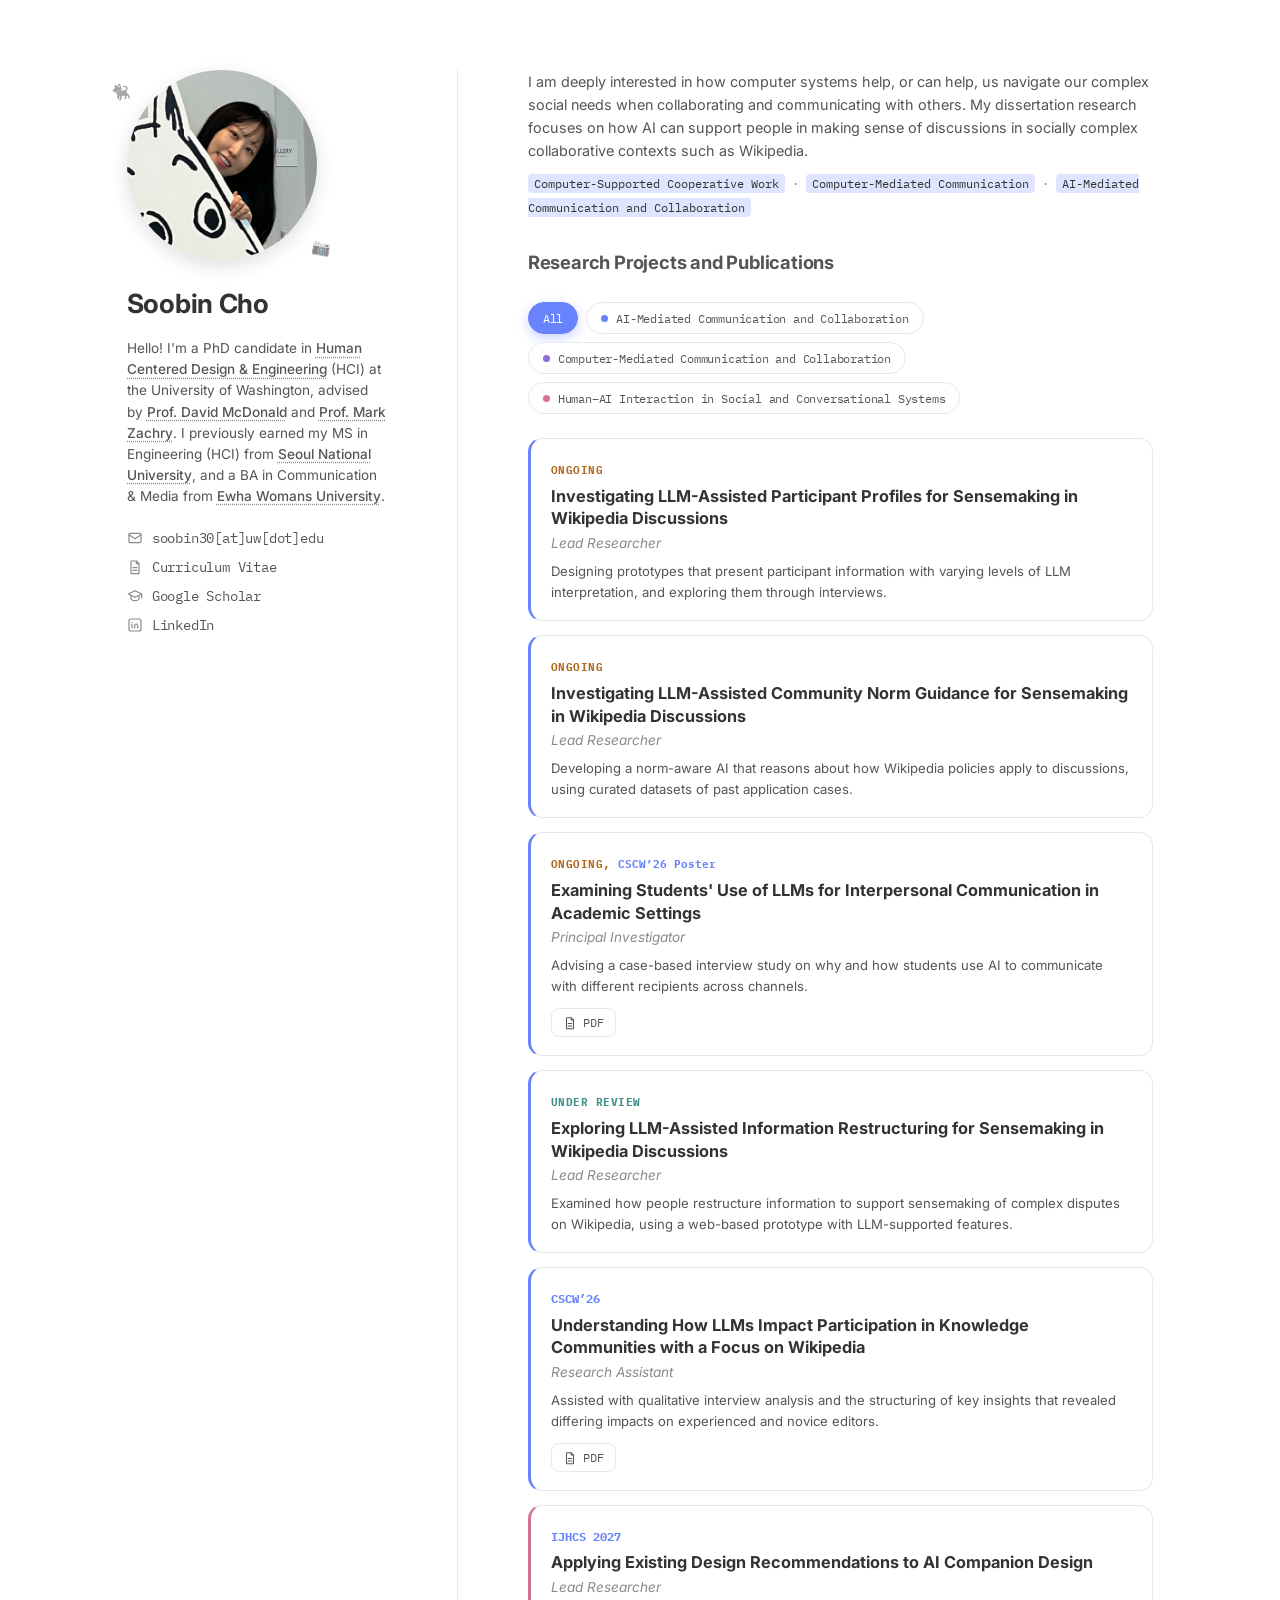
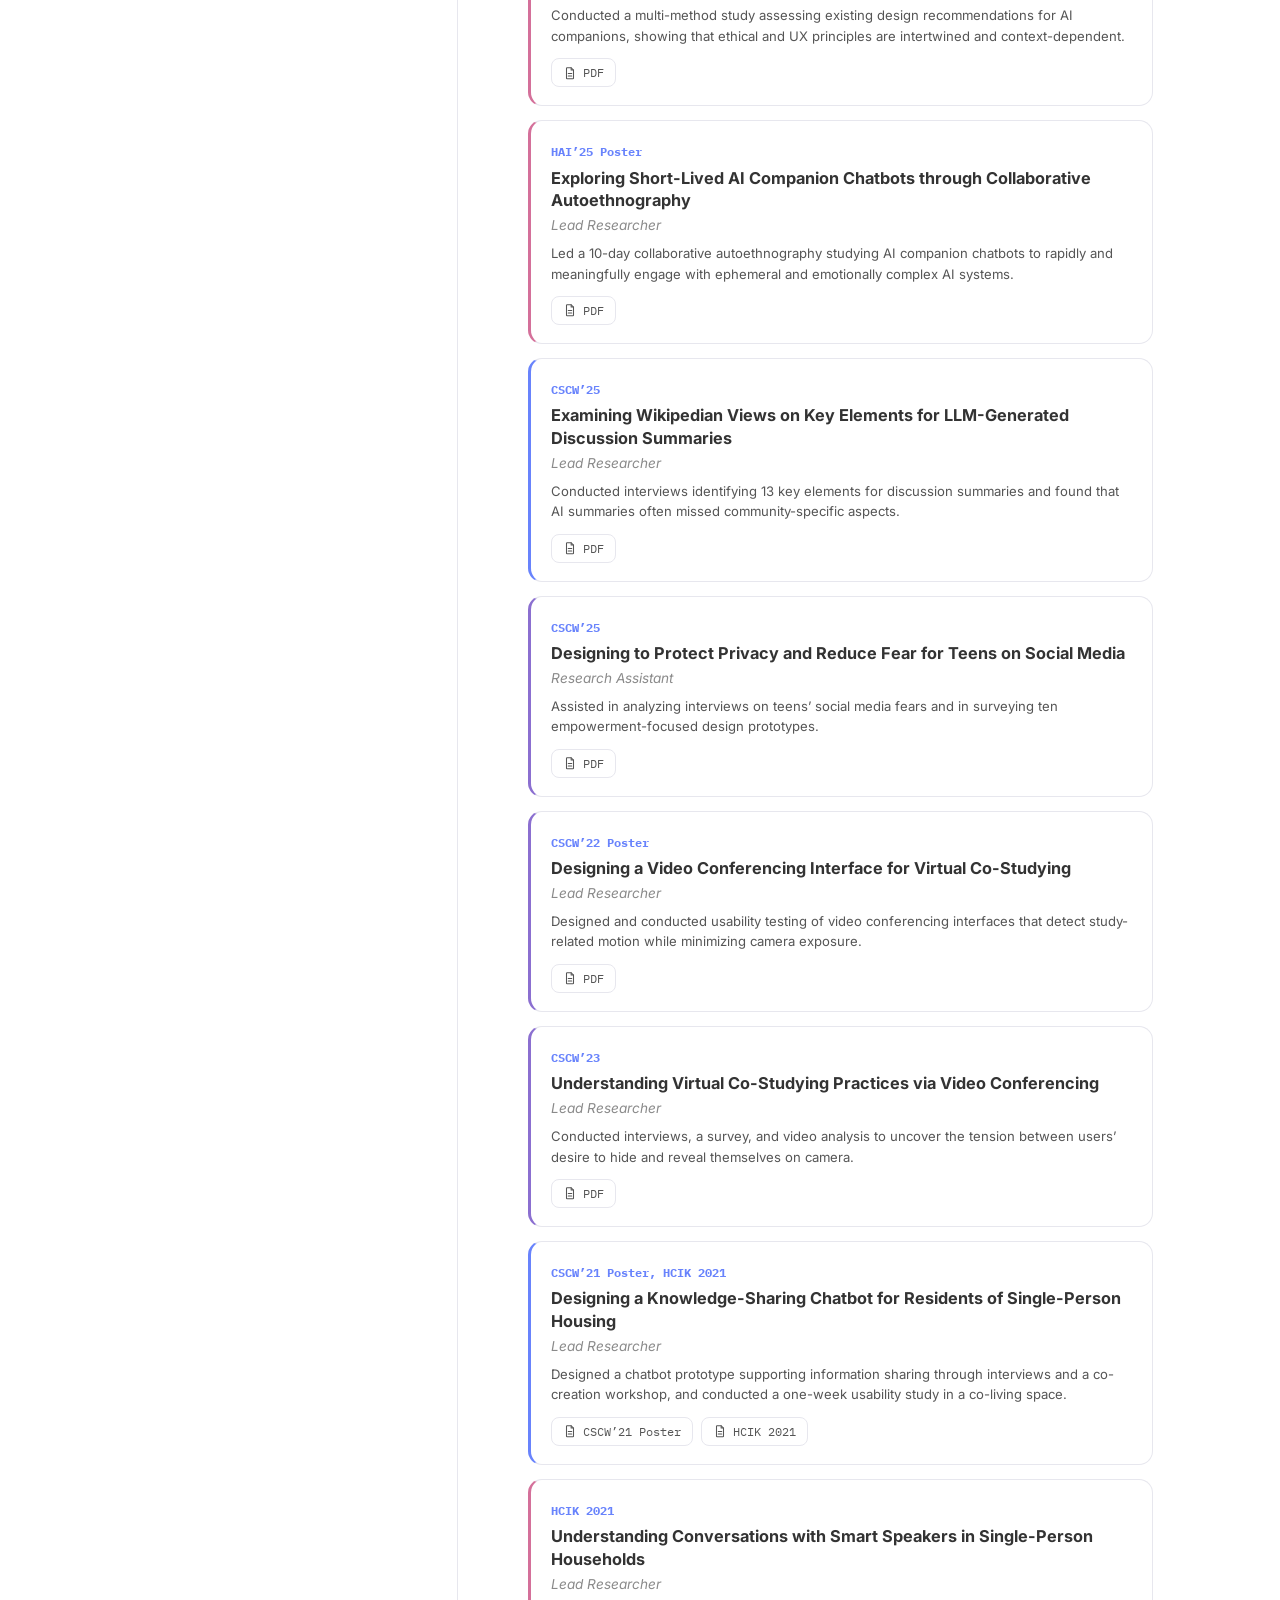
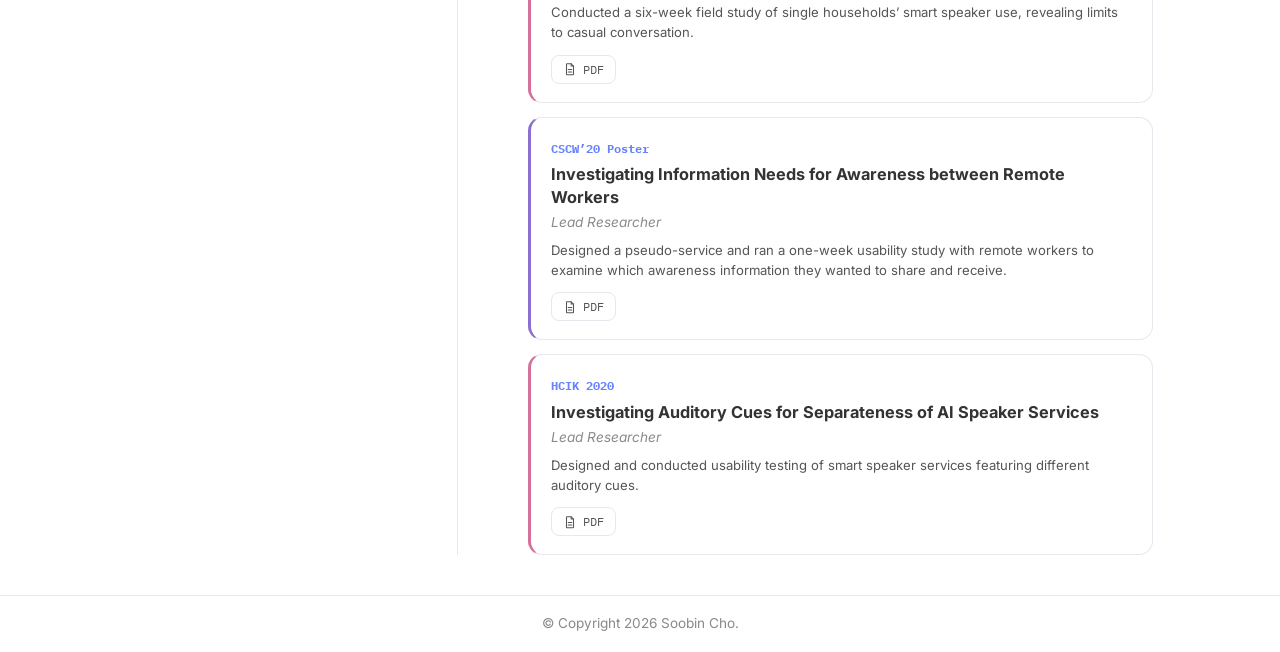
<file: index.html>
<!DOCTYPE html>

<html lang="en">

<head>
    <meta http-equiv="Content-Type" content="text/html; charset=UTF-8">
    <meta name="viewport" content="width=device-width, initial-scale=1.0">
    <link rel="shortcut icon" href="data:image/svg+xml,<svg xmlns=%22http://www.w3.org/2000/svg%22 viewBox=%220 0 32 32%22><text y=%2228%22 font-size=%2224%22>🐈‍⬛</text></svg>">
    <link href="https://fonts.googleapis.com/css2?family=IBM+Plex+Mono:wght@400;500;700&family=Inter:wght@400;500;600;700;800&display=swap" rel="stylesheet">

    <!-- Google tag (gtag.js) -->
    <script async src="https://www.googletagmanager.com/gtag/js?id=G-E93E698XH8"></script>
    <script>
        window.dataLayer = window.dataLayer || [];
        function gtag(){dataLayer.push(arguments);}
        gtag('js', new Date());

        gtag('config', 'G-E93E698XH8');
    </script>

    <title>Soobin Cho</title>
    <link rel="stylesheet" href="style.css">
    <script src="script.js" defer></script>
</head>
<body>

<div class="page">

    <!-- Sidebar -->
    <aside class="sidebar">
        <div class="avatar-wrap">
            <img src="img/prof_pic.jpg" alt="Soobin Cho" class="avatar">
            <a class="deco-icon deco-cat" href="https://www.instagram.com/chaos.gato?igsh=dWFub2l0azJ3Z2lh&utm_source=qr" target="_blank" title="Instagram">🐈‍⬛</a>
            <a class="deco-icon deco-camera" href="photography/index.html" target="_blank" title="Photography">📷</a>
        </div>

        <h1 class="name">Soobin Cho</h1>

        <div class="bio">
            <p>Hello! I'm a PhD candidate in <a href="https://www.hcde.washington.edu/" target="_blank">Human Centered Design &amp; Engineering</a> (HCI) at the University of Washington,
                advised by <a href="https://www.hcde.washington.edu/mcdonald" target="_blank">Prof. David McDonald</a> and <a href="https://www.hcde.washington.edu/zachry" target="_blank">Prof. Mark Zachry</a>.
                I previously earned my MS in Engineering (HCI) from <a href="https://en.snu.ac.kr/" target="_blank">Seoul National University</a>, and a BA in Communication &amp; Media from <a href="https://www.ewha.ac.kr/ewhaen/index.do" target="_blank">Ewha Womans University</a>.</p>
        </div>

        <div class="contact-list">
            <span class="contact-item is-static">
                <svg viewBox="0 0 24 24" fill="none" stroke="currentColor" stroke-width="1.8" stroke-linecap="round" stroke-linejoin="round"><rect x="3" y="5" width="18" height="14" rx="2"/><path d="M3 7l9 6 9-6"/></svg>
                soobin30[at]uw[dot]edu
            </span>
            <a class="contact-item" href="pdf/CV.pdf" target="_blank">
                <svg viewBox="0 0 24 24" fill="none" stroke="currentColor" stroke-width="1.8" stroke-linecap="round" stroke-linejoin="round"><path d="M7 3h7l4 4v14a1 1 0 0 1-1 1H7a1 1 0 0 1-1-1V4a1 1 0 0 1 1-1z"/><path d="M14 3v4h4"/><path d="M9 13h6M9 17h6"/></svg>
                Curriculum Vitae
            </a>
            <a class="contact-item" href="https://scholar.google.com/citations?user=BD8yCNwAAAAJ&hl=en&oi=ao" target="_blank">
                <svg viewBox="0 0 24 24" fill="none" stroke="currentColor" stroke-width="1.8" stroke-linecap="round" stroke-linejoin="round"><path d="M2 9l10-5 10 5-10 5-10-5z"/><path d="M6 11v5c0 1.5 3 3 6 3s6-1.5 6-3v-5"/><path d="M22 9v6"/></svg>
                Google Scholar
            </a>
            <a class="contact-item" href="https://www.linkedin.com/in/soobin-cho-2b8497296" target="_blank">
                <svg viewBox="0 0 24 24" fill="none" stroke="currentColor" stroke-width="1.8" stroke-linecap="round" stroke-linejoin="round"><rect x="3" y="3" width="18" height="18" rx="3"/><path d="M7.5 10.5v6M7.5 7.75v.01M11.5 16.5v-3.5c0-1.4 1-2.5 2.4-2.5s2.1 1 2.1 2.5v3.5"/></svg>
                LinkedIn
            </a>
        </div>
    </aside>

    <!-- Main content -->
    <main class="content">
        <p class="content-intro">I am deeply interested in how computer systems help, or can help, us navigate our complex social needs when collaborating and communicating with others. My dissertation research focuses on how AI can support people in making sense of discussions in socially complex collaborative contexts such as Wikipedia.</p>

        <p class="focus-line"><span class="focus-highlight">Computer-Supported Cooperative Work</span> &middot; <span class="focus-highlight">Computer-Mediated Communication</span> &middot; <span class="focus-highlight"><span class="nowrap">AI-Mediated</span> Communication and Collaboration</span></p>

        <h2 class="content-title">Research Projects and Publications</h2>

        <div class="filters">
            <button class="filter-btn active" data-filter="all">All</button>
            <button class="filter-btn" data-filter="ai-mediated"><span class="nowrap">AI-Mediated</span> Communication and Collaboration</button>
            <button class="filter-btn" data-filter="cmc">Computer-Mediated Communication and Collaboration</button>
            <button class="filter-btn" data-filter="hai">Human&ndash;AI Interaction in Social and Conversational Systems</button>
        </div>

        <div class="pub-list">

            <!-- AI-Mediated Communication and Collaboration -->
            <article class="pub-card" data-category="ai-mediated" data-order="1">
                <div class="pub-tag pub-tag-ongoing">Ongoing</div>
                <h3 class="pub-title">Investigating LLM-Assisted Participant Profiles for Sensemaking in Wikipedia Discussions</h3>
                <p class="pub-role">Lead Researcher</p>
                <p class="pub-desc">Designing prototypes that present participant information with varying levels of LLM interpretation, and exploring them through interviews.</p>
            </article>

            <article class="pub-card" data-category="ai-mediated" data-order="2">
                <div class="pub-tag pub-tag-ongoing">Ongoing</div>
                <h3 class="pub-title">Investigating LLM-Assisted Community Norm Guidance for Sensemaking in Wikipedia Discussions</h3>
                <p class="pub-role">Lead Researcher</p>
                <p class="pub-desc">Developing a norm-aware AI that reasons about how Wikipedia policies apply to discussions, using curated datasets of past application cases.</p>
            </article>

            <article class="pub-card" data-category="ai-mediated" data-order="4">
                <div class="pub-tag pub-tag-review">Under review</div>
                <h3 class="pub-title">Exploring LLM-Assisted Information Restructuring for Sensemaking in Wikipedia Discussions</h3>
                <p class="pub-role">Lead Researcher</p>
                <p class="pub-desc">Examined how people restructure information to support sensemaking of complex disputes on Wikipedia, using a web-based prototype with LLM-supported features.</p>
            </article>

            <article class="pub-card" data-category="ai-mediated" data-order="8">
                <div class="pub-tag pub-tag-venue">CSCW&rsquo;25</div>
                <h3 class="pub-title">Examining Wikipedian Views on Key Elements for LLM-Generated Discussion Summaries</h3>
                <p class="pub-role">Lead Researcher</p>
                <p class="pub-desc">Conducted interviews identifying 13 key elements for discussion summaries and found that AI summaries often missed community-specific aspects.</p>
                <div class="pdf-chips">
                    <a class="pdf-chip" href="pdf/3757681.pdf" target="_blank"><svg viewBox="0 0 24 24" fill="none" stroke="currentColor" stroke-width="1.8" stroke-linecap="round" stroke-linejoin="round"><path d="M7 3h7l4 4v14a1 1 0 0 1-1 1H7a1 1 0 0 1-1-1V4a1 1 0 0 1 1-1z"/><path d="M14 3v4h4"/><path d="M9 13h6M9 17h6"/></svg>PDF</a>
                </div>
            </article>

            <article class="pub-card" data-category="ai-mediated" data-order="3">
                <div class="pub-tag"><span class="pub-tag-ongoing">Ongoing,</span> <span class="pub-tag-venue-inline">CSCW&rsquo;26 Poster</span></div>
                <h3 class="pub-title">Examining Students' Use of LLMs for Interpersonal Communication in Academic Settings</h3>
                <p class="pub-role">Principal Investigator</p>
                <p class="pub-desc">Advising a case-based interview study on why and how students use AI to communicate with different recipients across channels.</p>
                <div class="pdf-chips">
                    <a class="pdf-chip" href="pdf/3785651.3831512.pdf" target="_blank"><svg viewBox="0 0 24 24" fill="none" stroke="currentColor" stroke-width="1.8" stroke-linecap="round" stroke-linejoin="round"><path d="M7 3h7l4 4v14a1 1 0 0 1-1 1H7a1 1 0 0 1-1-1V4a1 1 0 0 1 1-1z"/><path d="M14 3v4h4"/><path d="M9 13h6M9 17h6"/></svg>PDF</a>
                </div>
            </article>

            <article class="pub-card" data-category="ai-mediated" data-order="5">
                <div class="pub-tag pub-tag-venue">CSCW&rsquo;26</div>
                <h3 class="pub-title">Understanding How LLMs Impact Participation in Knowledge Communities with a Focus on Wikipedia</h3>
                <p class="pub-role">Research Assistant</p>
                <p class="pub-desc">Assisted with qualitative interview analysis and the structuring of key insights that revealed differing impacts on experienced and novice editors.</p>
                <div class="pdf-chips">
                    <a class="pdf-chip" href="pdf/3816964.pdf" target="_blank"><svg viewBox="0 0 24 24" fill="none" stroke="currentColor" stroke-width="1.8" stroke-linecap="round" stroke-linejoin="round"><path d="M7 3h7l4 4v14a1 1 0 0 1-1 1H7a1 1 0 0 1-1-1V4a1 1 0 0 1 1-1z"/><path d="M14 3v4h4"/><path d="M9 13h6M9 17h6"/></svg>PDF</a>
                </div>
            </article>

            <article class="pub-card" data-category="ai-mediated" data-order="12">
                <div class="pub-tag pub-tag-venue">CSCW&rsquo;21 Poster, HCIK 2021</div>
                <h3 class="pub-title">Designing a Knowledge-Sharing Chatbot for Residents of Single-Person Housing</h3>
                <p class="pub-role">Lead Researcher</p>
                <p class="pub-desc">Designed a chatbot prototype supporting information sharing through interviews and a co-creation workshop, and conducted a one-week usability study in a co-living space.</p>
                <div class="pdf-chips">
                    <a class="pdf-chip" href="pdf/3462204.pdf" target="_blank"><svg viewBox="0 0 24 24" fill="none" stroke="currentColor" stroke-width="1.8" stroke-linecap="round" stroke-linejoin="round"><path d="M7 3h7l4 4v14a1 1 0 0 1-1 1H7a1 1 0 0 1-1-1V4a1 1 0 0 1 1-1z"/><path d="M14 3v4h4"/><path d="M9 13h6M9 17h6"/></svg>CSCW&rsquo;21 Poster</a>
                    <a class="pdf-chip" href="pdf/Knowledge.pdf" target="_blank"><svg viewBox="0 0 24 24" fill="none" stroke="currentColor" stroke-width="1.8" stroke-linecap="round" stroke-linejoin="round"><path d="M7 3h7l4 4v14a1 1 0 0 1-1 1H7a1 1 0 0 1-1-1V4a1 1 0 0 1 1-1z"/><path d="M14 3v4h4"/><path d="M9 13h6M9 17h6"/></svg>HCIK 2021</a>
                </div>
            </article>

            <!-- Computer-Mediated Communication and Collaboration -->
            <article class="pub-card" data-category="cmc" data-order="9">
                <div class="pub-tag pub-tag-venue">CSCW&rsquo;25</div>
                <h3 class="pub-title">Designing to Protect Privacy and Reduce Fear for Teens on Social Media</h3>
                <p class="pub-role">Research Assistant</p>
                <p class="pub-desc">Assisted in analyzing interviews on teens&rsquo; social media fears and in surveying ten empowerment-focused design prototypes.</p>
                <div class="pdf-chips">
                    <a class="pdf-chip" href="pdf/3711049.pdf" target="_blank"><svg viewBox="0 0 24 24" fill="none" stroke="currentColor" stroke-width="1.8" stroke-linecap="round" stroke-linejoin="round"><path d="M7 3h7l4 4v14a1 1 0 0 1-1 1H7a1 1 0 0 1-1-1V4a1 1 0 0 1 1-1z"/><path d="M14 3v4h4"/><path d="M9 13h6M9 17h6"/></svg>PDF</a>
                </div>
            </article>

            <article class="pub-card" data-category="cmc" data-order="11">
                <div class="pub-tag pub-tag-venue">CSCW&rsquo;23</div>
                <h3 class="pub-title">Understanding Virtual Co-Studying Practices via Video Conferencing</h3>
                <p class="pub-role">Lead Researcher</p>
                <p class="pub-desc">Conducted interviews, a survey, and video analysis to uncover the tension between users&rsquo; desire to hide and reveal themselves on camera.</p>
                <div class="pdf-chips">
                    <a class="pdf-chip" href="pdf/3610091.pdf" target="_blank"><svg viewBox="0 0 24 24" fill="none" stroke="currentColor" stroke-width="1.8" stroke-linecap="round" stroke-linejoin="round"><path d="M7 3h7l4 4v14a1 1 0 0 1-1 1H7a1 1 0 0 1-1-1V4a1 1 0 0 1 1-1z"/><path d="M14 3v4h4"/><path d="M9 13h6M9 17h6"/></svg>PDF</a>
                </div>
            </article>

            <article class="pub-card" data-category="cmc" data-order="10">
                <div class="pub-tag pub-tag-venue">CSCW&rsquo;22 Poster</div>
                <h3 class="pub-title">Designing a Video Conferencing Interface for Virtual Co-Studying</h3>
                <p class="pub-role">Lead Researcher</p>
                <p class="pub-desc">Designed and conducted usability testing of video conferencing interfaces that detect study-related motion while minimizing camera exposure.</p>
                <div class="pdf-chips">
                    <a class="pdf-chip" href="pdf/3500868.pdf" target="_blank"><svg viewBox="0 0 24 24" fill="none" stroke="currentColor" stroke-width="1.8" stroke-linecap="round" stroke-linejoin="round"><path d="M7 3h7l4 4v14a1 1 0 0 1-1 1H7a1 1 0 0 1-1-1V4a1 1 0 0 1 1-1z"/><path d="M14 3v4h4"/><path d="M9 13h6M9 17h6"/></svg>PDF</a>
                </div>
            </article>

            <article class="pub-card" data-category="cmc" data-order="14">
                <div class="pub-tag pub-tag-venue">CSCW&rsquo;20 Poster</div>
                <h3 class="pub-title">Investigating Information Needs for Awareness between Remote Workers</h3>
                <p class="pub-role">Lead Researcher</p>
                <p class="pub-desc">Designed a pseudo-service and ran a one-week usability study with remote workers to examine which awareness information they wanted to share and receive.</p>
                <div class="pdf-chips">
                    <a class="pdf-chip" href="pdf/3406865.pdf" target="_blank"><svg viewBox="0 0 24 24" fill="none" stroke="currentColor" stroke-width="1.8" stroke-linecap="round" stroke-linejoin="round"><path d="M7 3h7l4 4v14a1 1 0 0 1-1 1H7a1 1 0 0 1-1-1V4a1 1 0 0 1 1-1z"/><path d="M14 3v4h4"/><path d="M9 13h6M9 17h6"/></svg>PDF</a>
                </div>
            </article>

            <!-- Human-AI Interaction in Social and Conversational Systems -->
            <article class="pub-card" data-category="hai" data-order="6">
                <div class="pub-tag pub-tag-venue">IJHCS 2027</div>
                <h3 class="pub-title">Applying Existing Design Recommendations to AI Companion Design</h3>
                <p class="pub-role">Lead Researcher</p>
                <p class="pub-desc">Conducted a multi-method study assessing existing design recommendations for AI companions, showing that ethical and UX principles are intertwined and context-dependent.</p>
                <div class="pdf-chips">
                    <a class="pdf-chip" href="pdf/AIcompanion.pdf" target="_blank"><svg viewBox="0 0 24 24" fill="none" stroke="currentColor" stroke-width="1.8" stroke-linecap="round" stroke-linejoin="round"><path d="M7 3h7l4 4v14a1 1 0 0 1-1 1H7a1 1 0 0 1-1-1V4a1 1 0 0 1 1-1z"/><path d="M14 3v4h4"/><path d="M9 13h6M9 17h6"/></svg>PDF</a>
                </div>
            </article>

            <article class="pub-card" data-category="hai" data-order="7">
                <div class="pub-tag pub-tag-venue">HAI&rsquo;25 Poster</div>
                <h3 class="pub-title">Exploring Short-Lived AI Companion Chatbots through Collaborative Autoethnography</h3>
                <p class="pub-role">Lead Researcher</p>
                <p class="pub-desc">Led a 10-day collaborative autoethnography studying AI companion chatbots to rapidly and meaningfully engage with ephemeral and emotionally complex AI systems.</p>
                <div class="pdf-chips">
                    <a class="pdf-chip" href="pdf/3765830.pdf" target="_blank"><svg viewBox="0 0 24 24" fill="none" stroke="currentColor" stroke-width="1.8" stroke-linecap="round" stroke-linejoin="round"><path d="M7 3h7l4 4v14a1 1 0 0 1-1 1H7a1 1 0 0 1-1-1V4a1 1 0 0 1 1-1z"/><path d="M14 3v4h4"/><path d="M9 13h6M9 17h6"/></svg>PDF</a>
                </div>
            </article>

            <article class="pub-card" data-category="hai" data-order="13">
                <div class="pub-tag pub-tag-venue">HCIK 2021</div>
                <h3 class="pub-title">Understanding Conversations with Smart Speakers in Single-Person Households</h3>
                <p class="pub-role">Lead Researcher</p>
                <p class="pub-desc">Conducted a six-week field study of single households&rsquo; smart speaker use, revealing limits to casual conversation.</p>
                <div class="pdf-chips">
                    <a class="pdf-chip" href="pdf/SimSimi.pdf" target="_blank"><svg viewBox="0 0 24 24" fill="none" stroke="currentColor" stroke-width="1.8" stroke-linecap="round" stroke-linejoin="round"><path d="M7 3h7l4 4v14a1 1 0 0 1-1 1H7a1 1 0 0 1-1-1V4a1 1 0 0 1 1-1z"/><path d="M14 3v4h4"/><path d="M9 13h6M9 17h6"/></svg>PDF</a>
                </div>
            </article>

            <article class="pub-card" data-category="hai" data-order="15">
                <div class="pub-tag pub-tag-venue">HCIK 2020</div>
                <h3 class="pub-title">Investigating Auditory Cues for Separateness of AI Speaker Services</h3>
                <p class="pub-role">Lead Researcher</p>
                <p class="pub-desc">Designed and conducted usability testing of smart speaker services featuring different auditory cues.</p>
                <div class="pdf-chips">
                    <a class="pdf-chip" href="pdf/Auditory.pdf" target="_blank"><svg viewBox="0 0 24 24" fill="none" stroke="currentColor" stroke-width="1.8" stroke-linecap="round" stroke-linejoin="round"><path d="M7 3h7l4 4v14a1 1 0 0 1-1 1H7a1 1 0 0 1-1-1V4a1 1 0 0 1 1-1z"/><path d="M14 3v4h4"/><path d="M9 13h6M9 17h6"/></svg>PDF</a>
                </div>
            </article>

        </div>
    </main>

</div>

<!-- Footer -->
<div class="footer">
    &copy; Copyright <span id="copyright-year">2026</span> Soobin Cho.
</div>

</body>
</html>
</file>
<file: style.css>
/* =========================
   Base / Shared
========================= */
* {
    margin: 0;
    padding: 0;
    box-sizing: border-box;
}

html, body {
    height: 100%;
}

:root {
    --accent: #6883fc;
    --accent-dark: #4f66d6;
    --accent-tint: #eef1ff;
    --accent-tint-strong: #dfe4ff;
    --ink: #333333;
    --ink-soft: #555;
    --ink-faint: #8a8a8a;
    --line: #e7e7ee;
    --tag-ongoing: #b06a1f;
    --tag-review: #3f8f8a;
    --mono: 'IBM Plex Mono', 'Courier New', Courier, monospace;
    --sans: 'Inter', -apple-system, BlinkMacSystemFont, "Segoe UI", Roboto, Helvetica, Arial, sans-serif;
}

body {
    font-family: var(--sans);
    background-color: #ffffff;
    color: var(--ink);
    line-height: 1.4;
    display: flex;
    flex-direction: column;
}

a {
    color: var(--accent);
    text-decoration: none;
}

a:hover {
    text-decoration: underline;
}

/* =========================
   Footer
========================= */
.footer {
    text-align: center;
    padding: 18px 0;
    font-size: 0.85rem;
    color: var(--ink-faint);
    border-top: 1px solid var(--line);
    margin-top: auto;
}

/* =========================
   Page layout
========================= */
.page {
    display: flex;
    align-items: flex-start;
    padding: 70px 6% 40px 6%;
    max-width: 1180px;
    margin: 0 auto;
    width: 100%;
    flex: 1;
}

/* =========================
   Sidebar
========================= */
.sidebar {
    flex: 0 0 260px;
    position: sticky;
    top: 50px;
    text-align: left;
    margin-right: 70px;
}

.avatar-wrap {
    position: relative;
    display: inline-block;
}

.avatar {
    width: 190px;
    height: 190px;
    object-fit: cover;
    border-radius: 50%;
    box-shadow: 0 6px 18px rgba(38, 38, 38, 0.14);
}

.deco-icon {
    position: absolute;
    display: inline-block;
    font-size: 0.95rem;
    line-height: 1;
    opacity: 0.55;
    filter: grayscale(15%);
    transition: transform 0.18s ease, opacity 0.18s ease;
}

.deco-icon:hover {
    opacity: 0.95;
    text-decoration: none;
}

.deco-cat {
    left: -16px;
    top: 14px;
    transform: rotate(-12deg);
}

.deco-cat:hover {
    transform: rotate(-6deg) translateY(-2px);
}

.deco-camera {
    right: -14px;
    bottom: 10px;
    transform: rotate(10deg);
}

.deco-camera:hover {
    transform: rotate(4deg) translateY(-2px);
}

.name {
    margin-top: 20px;
    font-size: 1.65rem;
    font-weight: 700;
    letter-spacing: -0.3px;
    color: var(--ink);
}

.bio {
    margin-top: 16px;
    font-size: 0.85rem;
    line-height: 1.55;
    color: var(--ink-soft);
    text-align: left;
}

.bio p {
    margin-bottom: 12px;
}

.bio a {
    color: var(--ink-soft);
    font-weight: 500;
    text-decoration: underline;
    text-decoration-style: dotted;
    text-decoration-color: var(--ink-faint);
    text-underline-offset: 3px;
    padding: 1px 3px;
    margin: 0 -3px;
    border-radius: 4px;
    transition: background-color 0.18s ease, color 0.18s ease;
}

.bio a:hover {
    background: var(--accent-tint-strong);
    color: var(--ink);
    text-decoration: none;
}

.contact-list {
    margin-top: 22px;
    display: flex;
    flex-direction: column;
    gap: 10px;
    text-align: left;
}

.contact-item {
    display: flex;
    align-items: center;
    gap: 9px;
    font-size: 0.85rem;
    font-family: var(--mono);
    color: var(--ink-soft);
    letter-spacing: -0.2px;
    transition: color 0.18s ease, transform 0.18s ease;
}

.contact-item svg {
    width: 16px;
    height: 16px;
    flex: none;
    color: var(--ink-faint);
    transition: color 0.18s ease;
}

a.contact-item:hover {
    color: var(--accent-dark);
    text-decoration: none;
    transform: translateX(3px);
}

a.contact-item:hover svg {
    color: var(--accent);
}

.contact-item.is-static {
    cursor: default;
}

/* =========================
   Main content
========================= */
.content {
    flex: 1;
    min-width: 0;
    border-left: 1px solid var(--line);
    padding-left: 70px;
}

.content-title {
    margin-top: 30px;
    margin-bottom: 4px;
    font-family: var(--sans);
    font-size: 1.15rem;
    font-weight: 700;
    letter-spacing: -0.2px;
    color: var(--ink-soft);
}

.content-intro {
    font-size: 0.9rem;
    line-height: 1.6;
    color: var(--ink-soft);
    max-width: 720px;
}

/* Focus areas */
.nowrap {
    white-space: nowrap;
}

.focus-line {
    margin-top: 10px;
    font-family: var(--mono);
    font-size: 0.75rem;
    font-weight: 400;
    color: var(--ink-faint);
    line-height: 2;
    max-width: 640px;
}

.focus-highlight {
    background: var(--accent-tint-strong);
    color: var(--ink);
    font-weight: 400;
    padding: 2px 6px;
    border-radius: 4px;
}

/* Filters */
.filters {
    margin-top: 26px;
    display: flex;
    flex-wrap: wrap;
    gap: 8px;
}

.filter-btn {
    font-family: var(--mono);
    font-size: 0.78rem;
    letter-spacing: -0.2px;
    padding: 7px 14px;
    border-radius: 999px;
    border: 1px solid var(--line);
    background: #ffffff;
    color: var(--ink-soft);
    cursor: pointer;
    transition: background 0.18s ease, color 0.18s ease, border-color 0.18s ease,
        transform 0.18s ease, box-shadow 0.18s ease;
}

.filter-btn:hover {
    background: var(--accent-tint);
    border-color: var(--accent-tint-strong);
    color: var(--accent-dark);
    transform: translateY(-1px);
}

.filter-btn.active {
    background: var(--accent);
    border-color: var(--accent);
    color: #ffffff;
    box-shadow: 0 4px 12px rgba(104, 131, 252, 0.35);
}

.filter-btn.active:hover {
    background: var(--accent-dark);
    border-color: var(--accent-dark);
    transform: translateY(-1px);
}

/* Publication cards */
.pub-list {
    margin-top: 24px;
    display: flex;
    flex-direction: column;
    gap: 14px;
}

.pub-card {
    border: 1px solid var(--line);
    border-radius: 14px;
    padding: 18px 22px;
    background: #ffffff;
    transition: transform 0.2s ease, box-shadow 0.2s ease, border-color 0.2s ease,
        opacity 0.2s ease, margin 0.2s ease, padding 0.2s ease;
}

.pub-card:hover {
    transform: translateY(-3px);
    box-shadow: 0 10px 24px rgba(38, 38, 38, 0.08);
    border-color: var(--accent-tint-strong);
}

.pub-card.is-hidden {
    display: none;
}

.pub-tag {
    display: inline-block;
    font-size: 0.78rem;
    font-weight: 700;
    font-family: var(--mono);
    margin-bottom: 6px;
}

.pub-tag-venue {
    color: var(--accent);
}

.pub-tag-venue-inline {
    color: var(--accent);
    font-size: 0.7rem;
}

.pub-tag-ongoing {
    color: var(--tag-ongoing);
    text-transform: uppercase;
    letter-spacing: 0.5px;
    font-size: 0.7rem;
}

.pub-tag-review {
    color: var(--tag-review);
    text-transform: uppercase;
    letter-spacing: 0.5px;
    font-size: 0.7rem;
}

.pub-title {
    font-size: 1.02rem;
    font-weight: 700;
    color: var(--ink);
    line-height: 1.4;
    margin-bottom: 4px;
}

.pub-role {
    font-size: 0.85rem;
    font-style: italic;
    color: var(--ink-faint);
    margin-bottom: 8px;
}

.pub-desc {
    font-size: 0.82rem;
    line-height: 1.55;
    color: var(--ink-soft);
}

.pdf-chips {
    margin-top: 12px;
    display: flex;
    flex-wrap: wrap;
    gap: 8px;
}

.pdf-chip {
    display: inline-flex;
    align-items: center;
    gap: 6px;
    font-size: 0.76rem;
    font-family: var(--mono);
    padding: 5px 11px;
    border-radius: 8px;
    border: 1px solid var(--line);
    color: var(--ink-soft);
    transition: background 0.18s ease, color 0.18s ease, border-color 0.18s ease,
        transform 0.18s ease;
}

.pdf-chip svg {
    width: 14px;
    height: 14px;
    flex: none;
}

.pdf-chip:hover {
    background: var(--accent-tint);
    border-color: var(--accent-tint-strong);
    color: var(--accent-dark);
    text-decoration: none;
    transform: translateY(-1px) scale(1.03);
}

/* =========================
   Responsive
========================= */
@media (max-width: 900px) {
    .page {
        flex-direction: column;
        gap: 36px;
        padding: 90px 7% 60px 7%;
    }

    .deco-cat {
        left: -8px;
    }

    .deco-camera {
        right: -8px;
    }

    .sidebar {
        position: static;
        flex-basis: auto;
        width: 100%;
        text-align: left;
        margin-right: 0;
    }

    .avatar-wrap {
        display: block;
    }

    .bio,
    .contact-list {
        text-align: left;
    }

    .content {
        border-left: none;
        padding-left: 0;
        border-top: 1px solid var(--line);
        padding-top: 36px;
    }

    .content-intro {
        max-width: 100%;
    }
}


/* =========================
   Category colors
========================= */
:root {
    --cat-ai: #6883fc;   --cat-ai-dark: #4f66d6;   --cat-ai-tint: #eef1ff;   --cat-ai-strong: #dfe4ff;
    --cat-cmc: #8b6fd0;  --cat-cmc-dark: #7154bb;  --cat-cmc-tint: #f3effc;  --cat-cmc-strong: #e4dbf6;
    --cat-hai: #d4709a;  --cat-hai-dark: #b8507c;  --cat-hai-tint: #fcedf3;  --cat-hai-strong: #f6d8e5;
}
.filter-btn[data-filter="ai-mediated"] { --c: var(--cat-ai);  --c-dark: var(--cat-ai-dark);  --c-tint: var(--cat-ai-tint);  --c-strong: var(--cat-ai-strong); }
.filter-btn[data-filter="cmc"]         { --c: var(--cat-cmc); --c-dark: var(--cat-cmc-dark); --c-tint: var(--cat-cmc-tint); --c-strong: var(--cat-cmc-strong); }
.filter-btn[data-filter="hai"]         { --c: var(--cat-hai); --c-dark: var(--cat-hai-dark); --c-tint: var(--cat-hai-tint); --c-strong: var(--cat-hai-strong); }

.filter-btn[data-filter="ai-mediated"]::before,
.filter-btn[data-filter="cmc"]::before,
.filter-btn[data-filter="hai"]::before {
    content: ""; display: inline-block; width: 7px; height: 7px; border-radius: 50%;
    margin-right: 8px; vertical-align: middle; position: relative; top: -1px;
    background: var(--c);
    transition: background 0.18s ease;
}
.filter-btn[data-filter="ai-mediated"]:hover,
.filter-btn[data-filter="cmc"]:hover,
.filter-btn[data-filter="hai"]:hover {
    background: var(--c-tint); border-color: var(--c-strong); color: var(--c-dark);
}
.filter-btn[data-filter="ai-mediated"].active,
.filter-btn[data-filter="cmc"].active,
.filter-btn[data-filter="hai"].active {
    background: var(--c-dark); border-color: var(--c-dark); color: #fff;
    box-shadow: 0 4px 12px color-mix(in srgb, var(--c) 40%, transparent);
}
.filter-btn[data-filter="ai-mediated"].active::before,
.filter-btn[data-filter="cmc"].active::before,
.filter-btn[data-filter="hai"].active::before { background: #fff; }

.pub-card { padding-left: 20px; border-left-width: 3px; }
.pub-card[data-category="ai-mediated"] { border-left-color: var(--cat-ai); }
.pub-card[data-category="cmc"]         { border-left-color: var(--cat-cmc); }
.pub-card[data-category="hai"]         { border-left-color: var(--cat-hai); }
.pub-card[data-category="ai-mediated"]:hover { border-color: var(--cat-ai-strong); border-left-color: var(--cat-ai); }
.pub-card[data-category="cmc"]:hover         { border-color: var(--cat-cmc-strong); border-left-color: var(--cat-cmc); }
.pub-card[data-category="hai"]:hover         { border-color: var(--cat-hai-strong); border-left-color: var(--cat-hai); }
</file>
